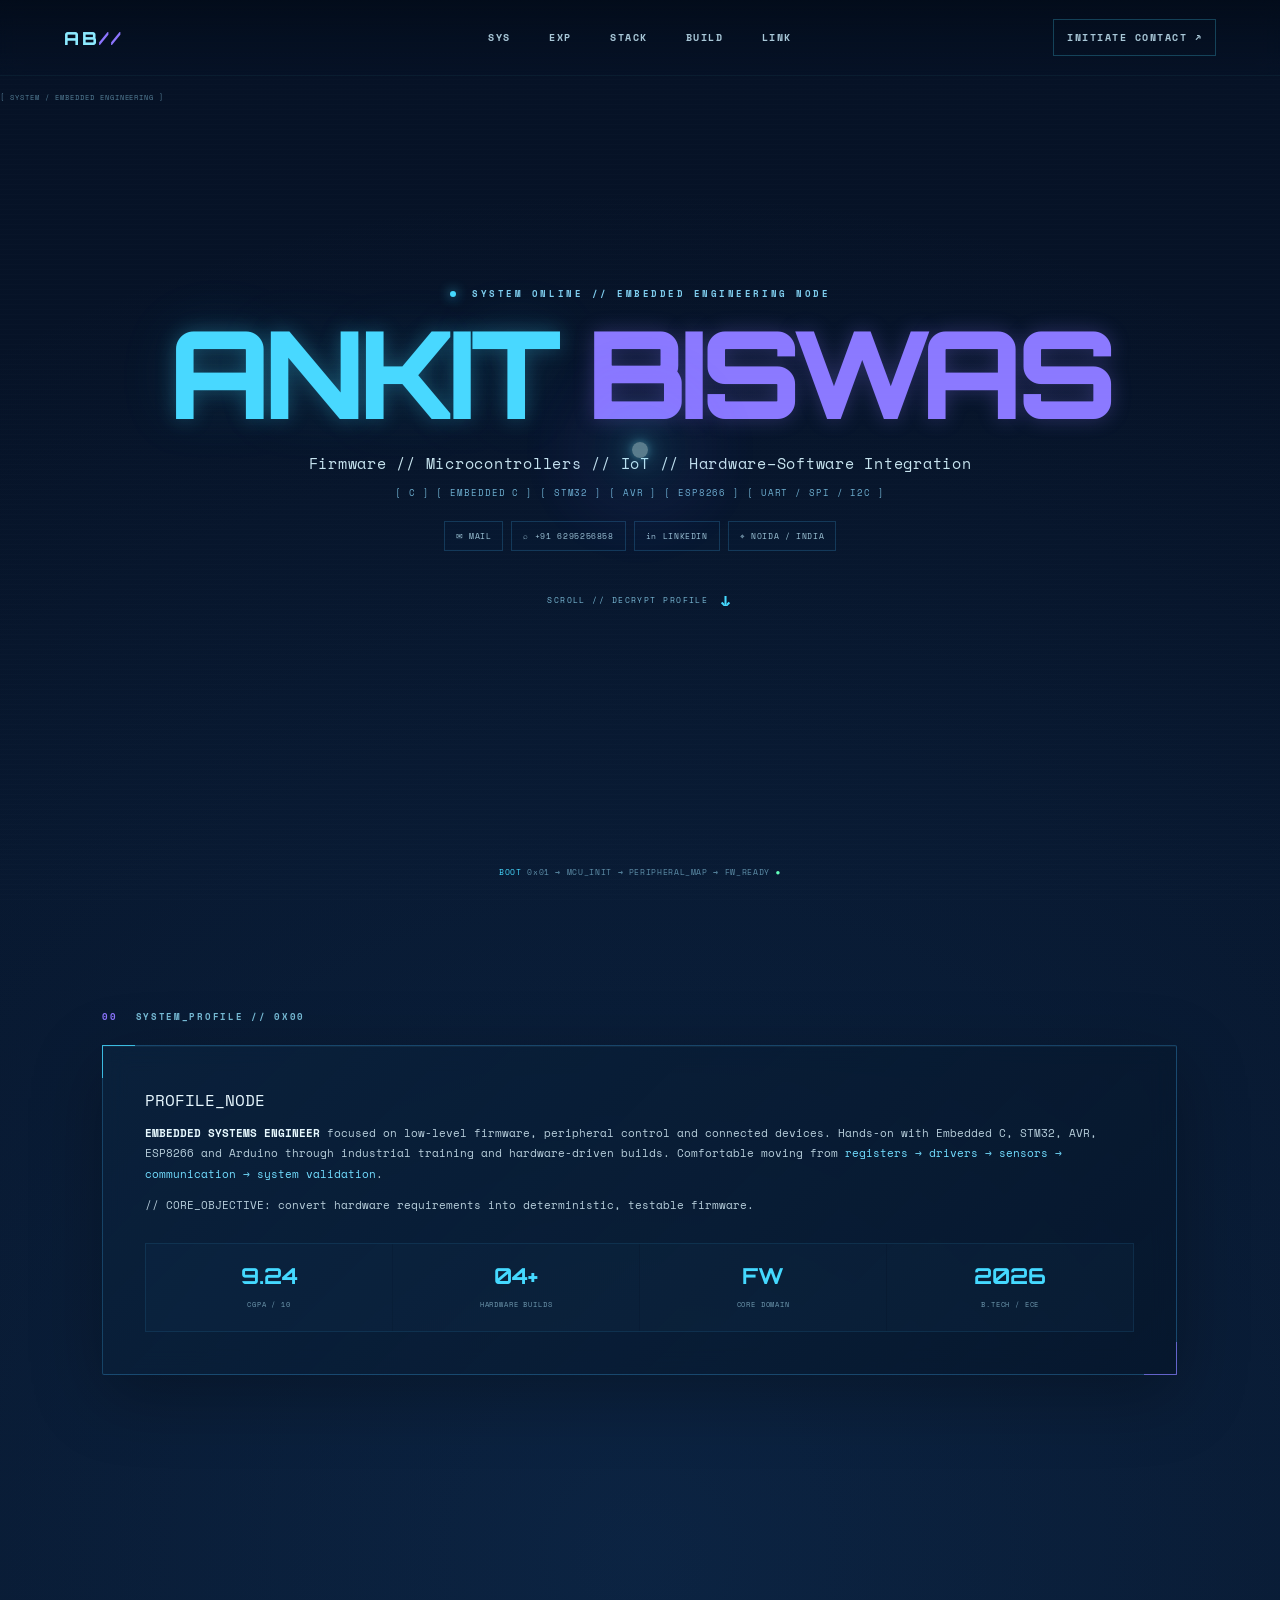
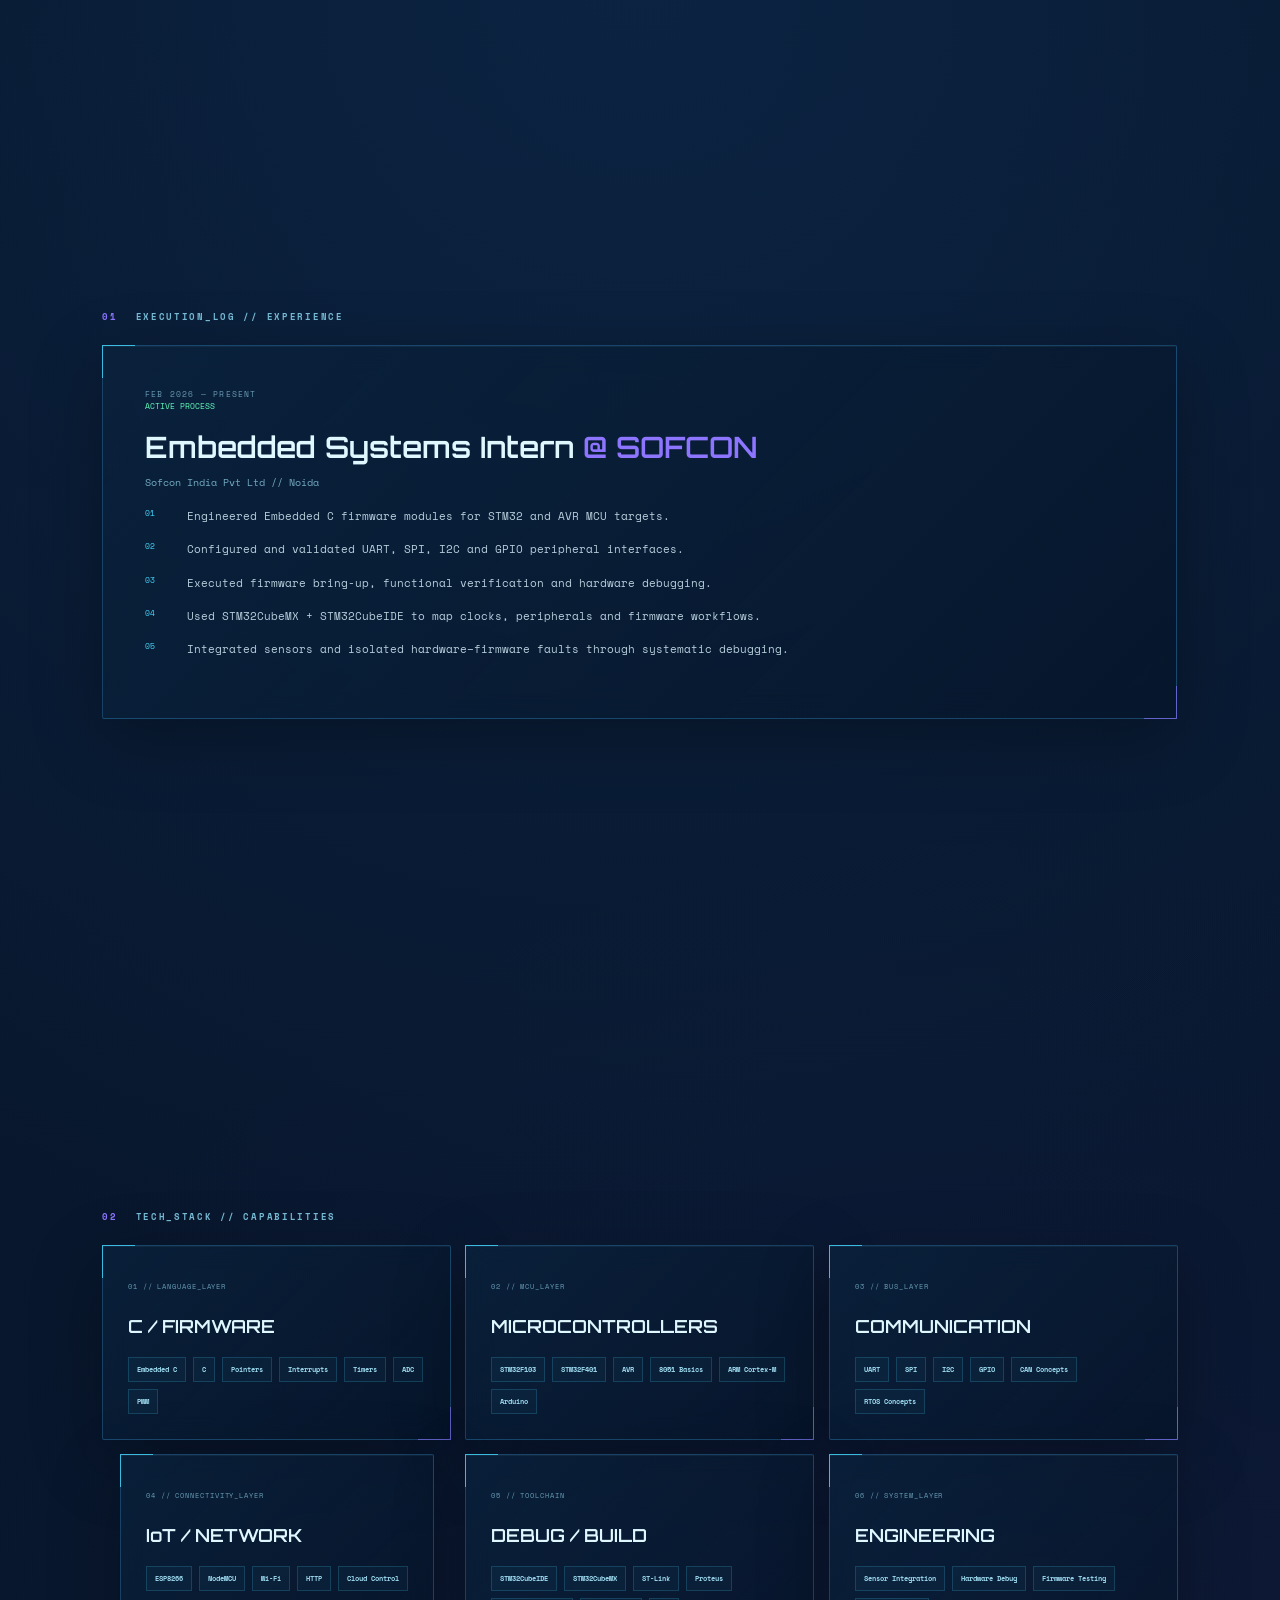
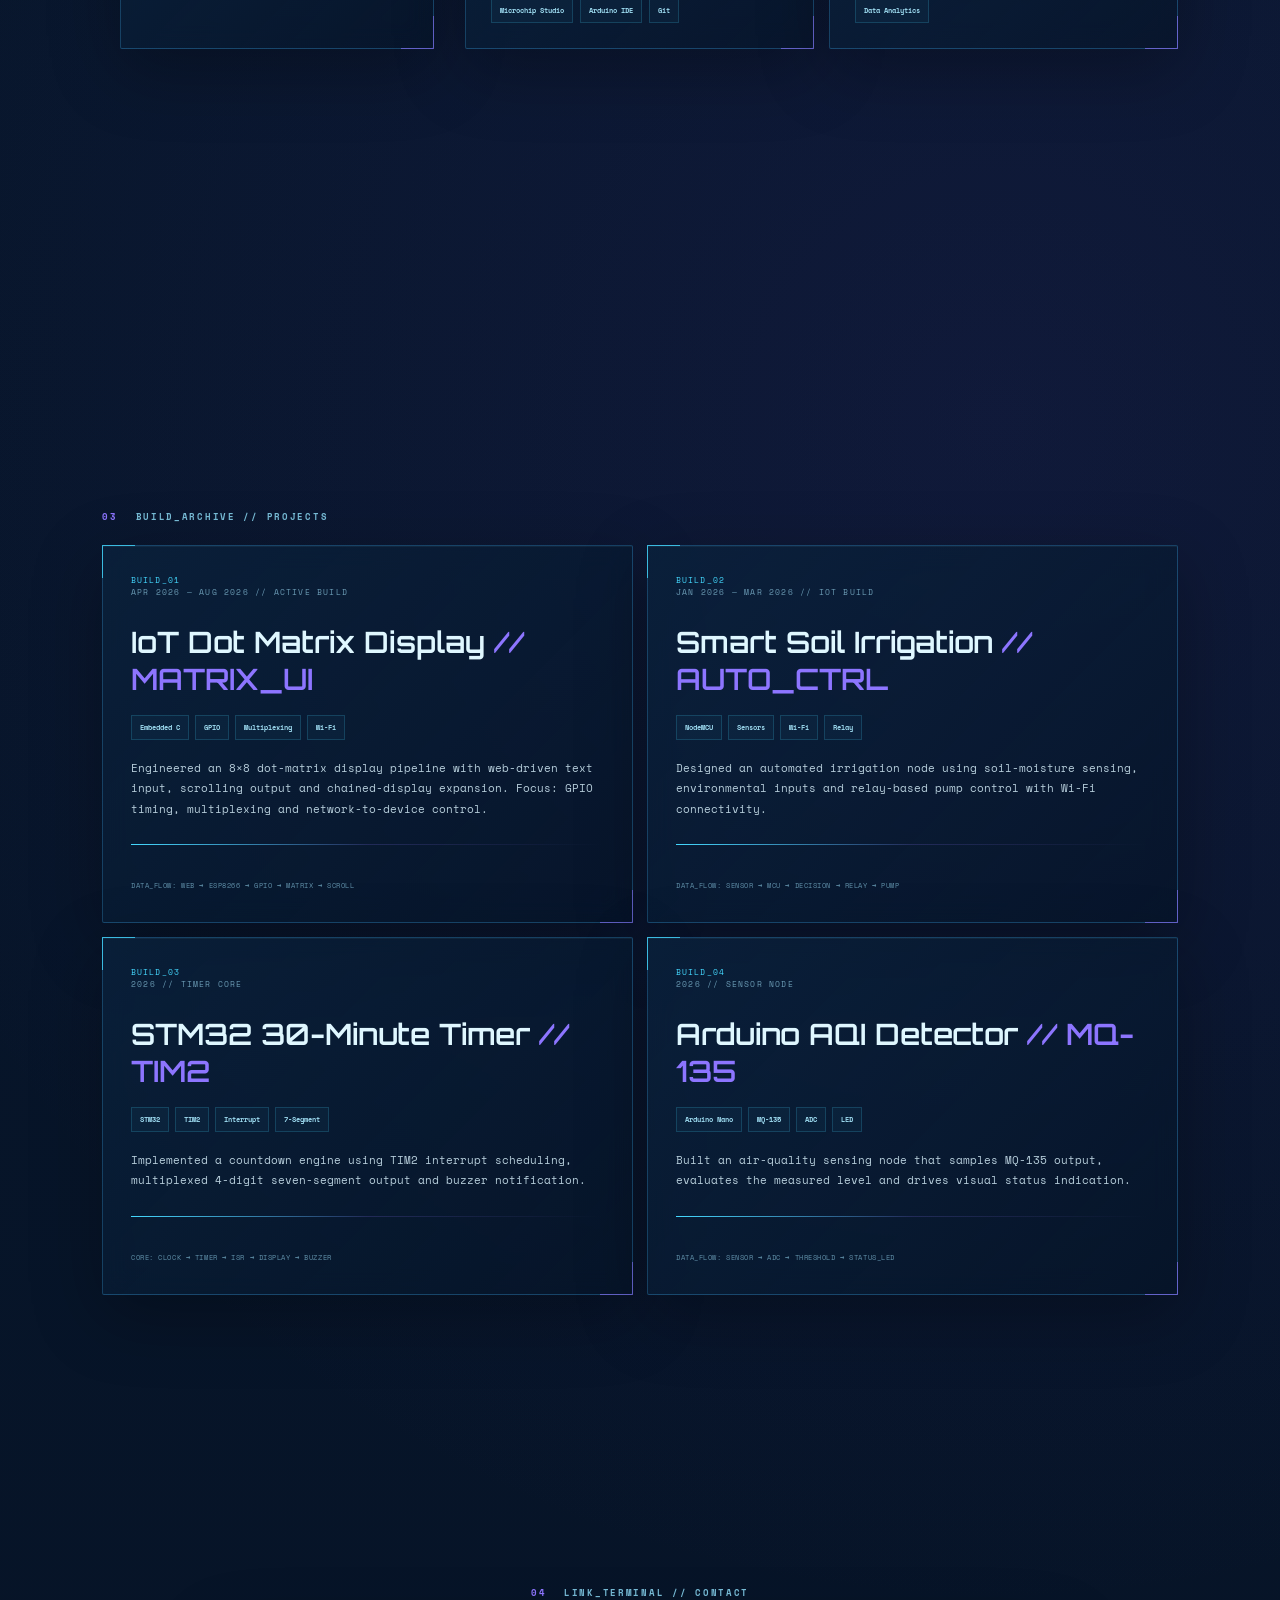
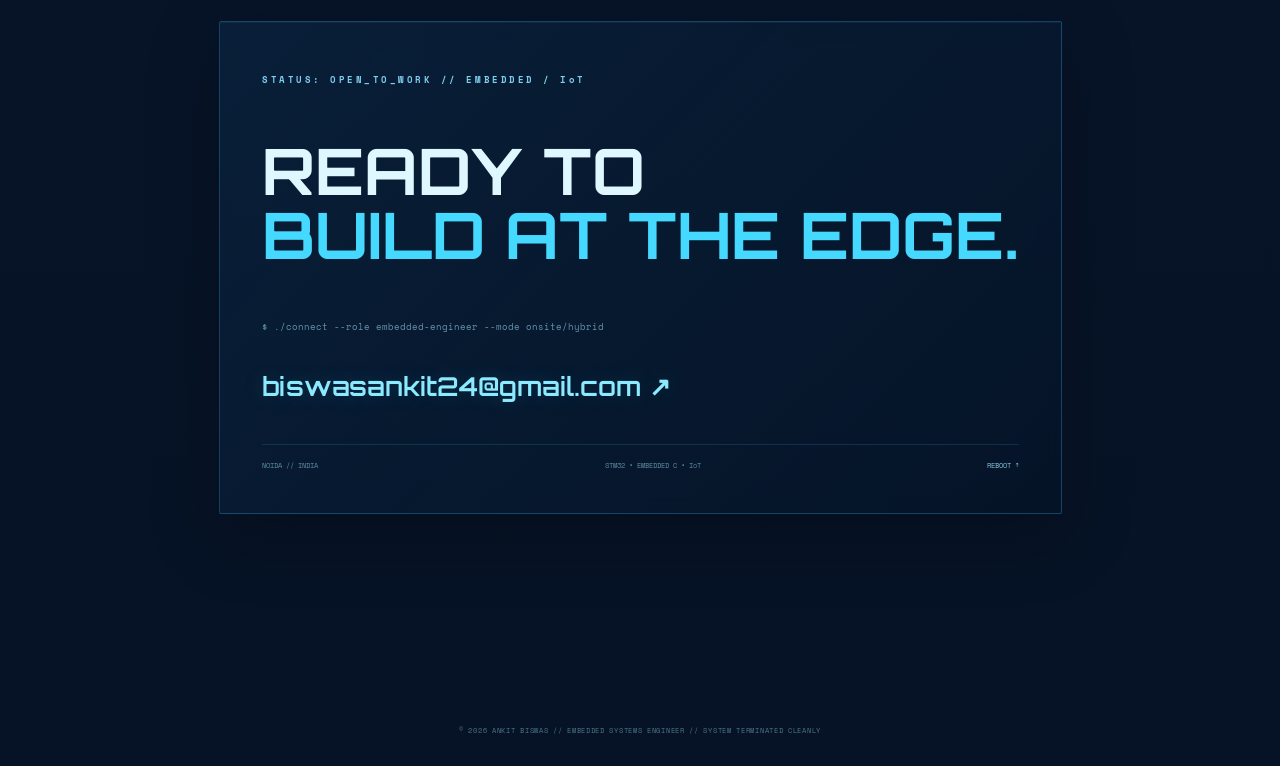
<file: index.html>
<!DOCTYPE html>
<html lang="en">
<head>
  <meta charset="UTF-8" />
  <meta name="viewport" content="width=device-width, initial-scale=1.0" />
  <meta name="description" content="Ankit Biswas — Embedded Systems Engineer portfolio, firmware, microcontrollers and IoT projects." />
  <title>Ankit Biswas | Embedded Systems Engineer</title>
  <link rel="preconnect" href="https://fonts.googleapis.com">
  <link rel="preconnect" href="https://fonts.gstatic.com" crossorigin>
  <link href="https://fonts.googleapis.com/css2?family=Orbitron:wght@400;500;600;700;800;900&family=Space+Mono:wght@400;700&display=swap" rel="stylesheet">
  <link rel="stylesheet" href="style.css" />
</head>
<body>
  <canvas id="scene3d" aria-hidden="true"></canvas>
<div id="cursorGlow" aria-hidden="true"></div>
    <canvas id="scrollCore" aria-hidden="true"></canvas>
    <canvas id="energyField" aria-hidden="true"></canvas>
    <canvas id="dynamicField" aria-hidden="true"></canvas>
    <div id="interactive3d" aria-hidden="true">
  <div class="radar-system">
    <div class="radar-ring rr1"></div>
    <div class="radar-ring rr2"></div>
    <div class="radar-ring rr3"></div>
    <div class="radar-axis ax1"></div>
    <div class="radar-axis ax2"></div>
    <div class="radar-core"><span></span></div>
    <div class="radar-orbit ro1"><i></i></div>
    <div class="radar-orbit ro2"><i></i></div>
  </div>
  <div class="bg-label bg-label-a">SYS.01 // ACTIVE</div>
  <div class="bg-label bg-label-b">NOIDA // 28.53°N</div>
</div>
<div class="grid-overlay"></div>
  
  <div class="scanlines"></div>
  <div class="progress"><span id="progressBar"></span></div>

  <header class="nav">
    <a class="brand" href="#home">AB<span>//</span></a>
    <nav>
      <a href="#about">SYS</a><a href="#experience">EXP</a><a href="#skills">STACK</a><a href="#projects">BUILD</a><a href="#contact">LINK</a>
    </nav>
    <a class="nav-cta" href="mailto:biswasankit24@gmail.com">INITIATE CONTACT ↗</a>
  </header>

  <main>
    <section id="home" class="hero section">
      
      <div class="hero-content reveal">
        <div class="eyebrow"><span class="pulse"></span> SYSTEM ONLINE // EMBEDDED ENGINEERING NODE</div>
        <h1>ANKIT <em>BISWAS</em></h1>
        <p class="hero-sub">Firmware // Microcontrollers // IoT // Hardware–Software Integration</p>
        <p class="hero-code">[ C ] [ EMBEDDED C ] [ STM32 ] [ AVR ] [ ESP8266 ] [ UART / SPI / I2C ]</p>
        <div class="contact-pills"><a href="mailto:biswasankit24@gmail.com">✉ MAIL</a><a href="tel:+916295256858">⌕ +91 6295256858</a><a href="#contact">in LINKEDIN</a><span>⌖ NOIDA / INDIA</span></div>
        <a class="scroll-cue" href="#about"><span>SCROLL // DECRYPT PROFILE</span><b>↓</b></a>
      </div>
      <div class="hero-terminal"><span>BOOT</span> 0x01 → MCU_INIT → PERIPHERAL_MAP → FW_READY <i>●</i></div><div class="hero-status">[ SYSTEM / EMBEDDED ENGINEERING ]</div>
    </section>

    <section id="about" class="section content-section">
      <div class="section-label"><span>00</span> SYSTEM_PROFILE // 0x00</div>
      <div class="glass profile-card depth-card reveal fold-card">
        <div class="card-corner">PROFILE_NODE</div>
        <p><strong>EMBEDDED SYSTEMS ENGINEER</strong> focused on low-level firmware, peripheral control and connected devices. Hands-on with Embedded C, STM32, AVR, ESP8266 and Arduino through industrial training and hardware-driven builds. Comfortable moving from <span class="accent">registers → drivers → sensors → communication → system validation</span>.</p>
        <p class="terminal-copy">// CORE_OBJECTIVE: convert hardware requirements into deterministic, testable firmware.</p>
        <div class="stats"><div><strong>9.24</strong><small>CGPA / 10</small></div><div><strong>04+</strong><small>HARDWARE BUILDS</small></div><div><strong>FW</strong><small>CORE DOMAIN</small></div><div><strong>2026</strong><small>B.TECH / ECE</small></div></div>
      </div>
    </section>

    <section id="experience" class="section content-section">
      <div class="section-label"><span>01</span> EXECUTION_LOG // EXPERIENCE</div>
      <article class="glass timeline-card depth-card reveal fold-card">
        <div class="date">FEB 2026 — PRESENT</div><div class="status"><span></span> ACTIVE PROCESS</div>
        <h2>Embedded Systems Intern <em>@ SOFCON</em></h2><h3>Sofcon India Pvt Ltd // Noida</h3>
        <ul>
          <li><span>01</span> Engineered Embedded C firmware modules for STM32 and AVR MCU targets.</li>
          <li><span>02</span> Configured and validated UART, SPI, I2C and GPIO peripheral interfaces.</li>
          <li><span>03</span> Executed firmware bring-up, functional verification and hardware debugging.</li>
          <li><span>04</span> Used STM32CubeMX + STM32CubeIDE to map clocks, peripherals and firmware workflows.</li>
          <li><span>05</span> Integrated sensors and isolated hardware–firmware faults through systematic debugging.</li>
        </ul>
      </article>
    </section>

    <section id="skills" class="section content-section">
      <div class="section-label"><span>02</span> TECH_STACK // CAPABILITIES</div>
      <div class="skills-grid">
        <div class="glass skill-card depth-card reveal fold-card"><span>01 // LANGUAGE_LAYER</span><h3>C / FIRMWARE</h3><div><b>Embedded C</b><b>C</b><b>Pointers</b><b>Interrupts</b><b>Timers</b><b>ADC</b><b>PWM</b></div></div>
        <div class="glass skill-card depth-card reveal fold-card"><span>02 // MCU_LAYER</span><h3>MICROCONTROLLERS</h3><div><b>STM32F103</b><b>STM32F401</b><b>AVR</b><b>8051 Basics</b><b>ARM Cortex-M</b><b>Arduino</b></div></div>
        <div class="glass skill-card depth-card reveal fold-card"><span>03 // BUS_LAYER</span><h3>COMMUNICATION</h3><div><b>UART</b><b>SPI</b><b>I2C</b><b>GPIO</b><b>CAN Concepts</b><b>RTOS Concepts</b></div></div>
        <div class="glass skill-card depth-card reveal fold-card"><span>04 // CONNECTIVITY_LAYER</span><h3>IoT / NETWORK</h3><div><b>ESP8266</b><b>NodeMCU</b><b>Wi-Fi</b><b>HTTP</b><b>Cloud Control</b></div></div>
        <div class="glass skill-card depth-card reveal fold-card"><span>05 // TOOLCHAIN</span><h3>DEBUG / BUILD</h3><div><b>STM32CubeIDE</b><b>STM32CubeMX</b><b>ST-Link</b><b>Proteus</b><b>Microchip Studio</b><b>Arduino IDE</b><b>Git</b></div></div>
        <div class="glass skill-card depth-card reveal fold-card"><span>06 // SYSTEM_LAYER</span><h3>ENGINEERING</h3><div><b>Sensor Integration</b><b>Hardware Debug</b><b>Firmware Testing</b><b>Data Analytics</b></div></div>
      </div>
    </section>

    <section id="projects" class="section content-section projects-section">
      <div class="section-label"><span>03</span> BUILD_ARCHIVE // PROJECTS</div>
      <div class="project-grid">
        <article class="glass project-card depth-card reveal fold-card"><div class="project-index">BUILD_01</div><div class="project-meta">APR 2026 — AUG 2026 // ACTIVE BUILD</div><h2>IoT Dot Matrix Display <em>// MATRIX_UI</em></h2><div class="tags"><b>Embedded C</b><b>GPIO</b><b>Multiplexing</b><b>Wi-Fi</b></div><p>Engineered an 8×8 dot-matrix display pipeline with web-driven text input, scrolling output and chained-display expansion. Focus: GPIO timing, multiplexing and network-to-device control.</p><div class="project-line"></div><small>DATA_FLOW: WEB → ESP8266 → GPIO → MATRIX → SCROLL</small></article>
        <article class="glass project-card depth-card reveal fold-card"><div class="project-index">BUILD_02</div><div class="project-meta">JAN 2026 — MAR 2026 // IOT BUILD</div><h2>Smart Soil Irrigation <em>// AUTO_CTRL</em></h2><div class="tags"><b>NodeMCU</b><b>Sensors</b><b>Wi-Fi</b><b>Relay</b></div><p>Designed an automated irrigation node using soil-moisture sensing, environmental inputs and relay-based pump control with Wi-Fi connectivity.</p><div class="project-line"></div><small>DATA_FLOW: SENSOR → MCU → DECISION → RELAY → PUMP</small></article>
        <article class="glass project-card depth-card reveal fold-card"><div class="project-index">BUILD_03</div><div class="project-meta">2026 // TIMER CORE</div><h2>STM32 30-Minute Timer <em>// TIM2</em></h2><div class="tags"><b>STM32</b><b>TIM2</b><b>Interrupt</b><b>7-Segment</b></div><p>Implemented a countdown engine using TIM2 interrupt scheduling, multiplexed 4-digit seven-segment output and buzzer notification.</p><div class="project-line"></div><small>CORE: CLOCK → TIMER → ISR → DISPLAY → BUZZER</small></article>
        <article class="glass project-card depth-card reveal fold-card"><div class="project-index">BUILD_04</div><div class="project-meta">2026 // SENSOR NODE</div><h2>Arduino AQI Detector <em>// MQ-135</em></h2><div class="tags"><b>Arduino Nano</b><b>MQ-135</b><b>ADC</b><b>LED</b></div><p>Built an air-quality sensing node that samples MQ-135 output, evaluates the measured level and drives visual status indication.</p><div class="project-line"></div><small>DATA_FLOW: SENSOR → ADC → THRESHOLD → STATUS_LED</small></article>
      </div>
    </section>

    <section id="contact" class="section contact-section">
      <div class="contact-orbit"></div><div class="section-label"><span>04</span> LINK_TERMINAL // CONTACT</div>
      <div class="glass contact-card depth-card reveal fold-card"><div><p class="eyebrow">STATUS: OPEN_TO_WORK // EMBEDDED / IoT</p><h2>READY TO<br><em>BUILD AT THE EDGE.</em></h2><p class="contact-command">$ ./connect --role embedded-engineer --mode onsite/hybrid</p></div><a class="big-mail" href="mailto:biswasankit24@gmail.com">biswasankit24@gmail.com ↗</a><div class="contact-bottom"><span>NOIDA // INDIA</span><span>STM32 • EMBEDDED C • IoT</span><a href="#home">REBOOT ↑</a></div></div>
    </section>
  </main>
  <footer>© 2026 ANKIT BISWAS // EMBEDDED SYSTEMS ENGINEER // SYSTEM TERMINATED CLEANLY</footer>
  <script src="script.js"></script>
</body>
</html>
</file>
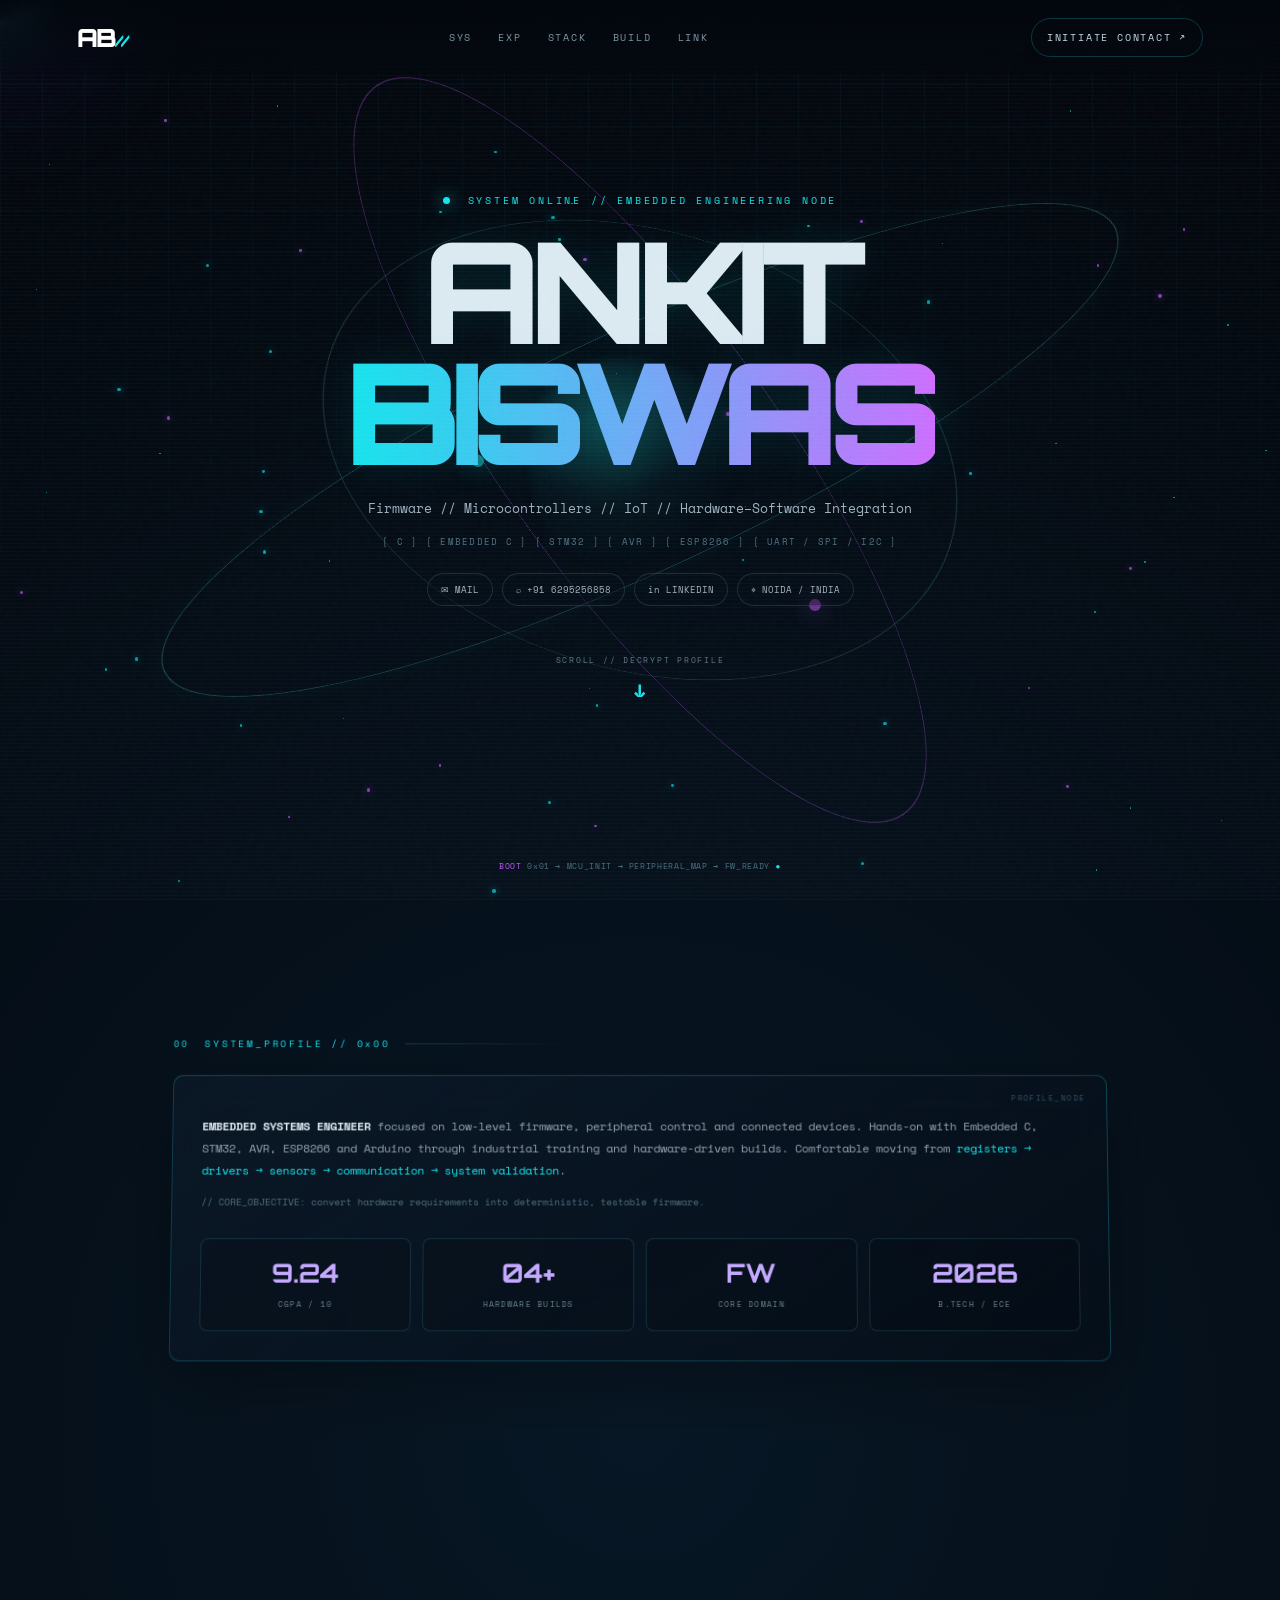
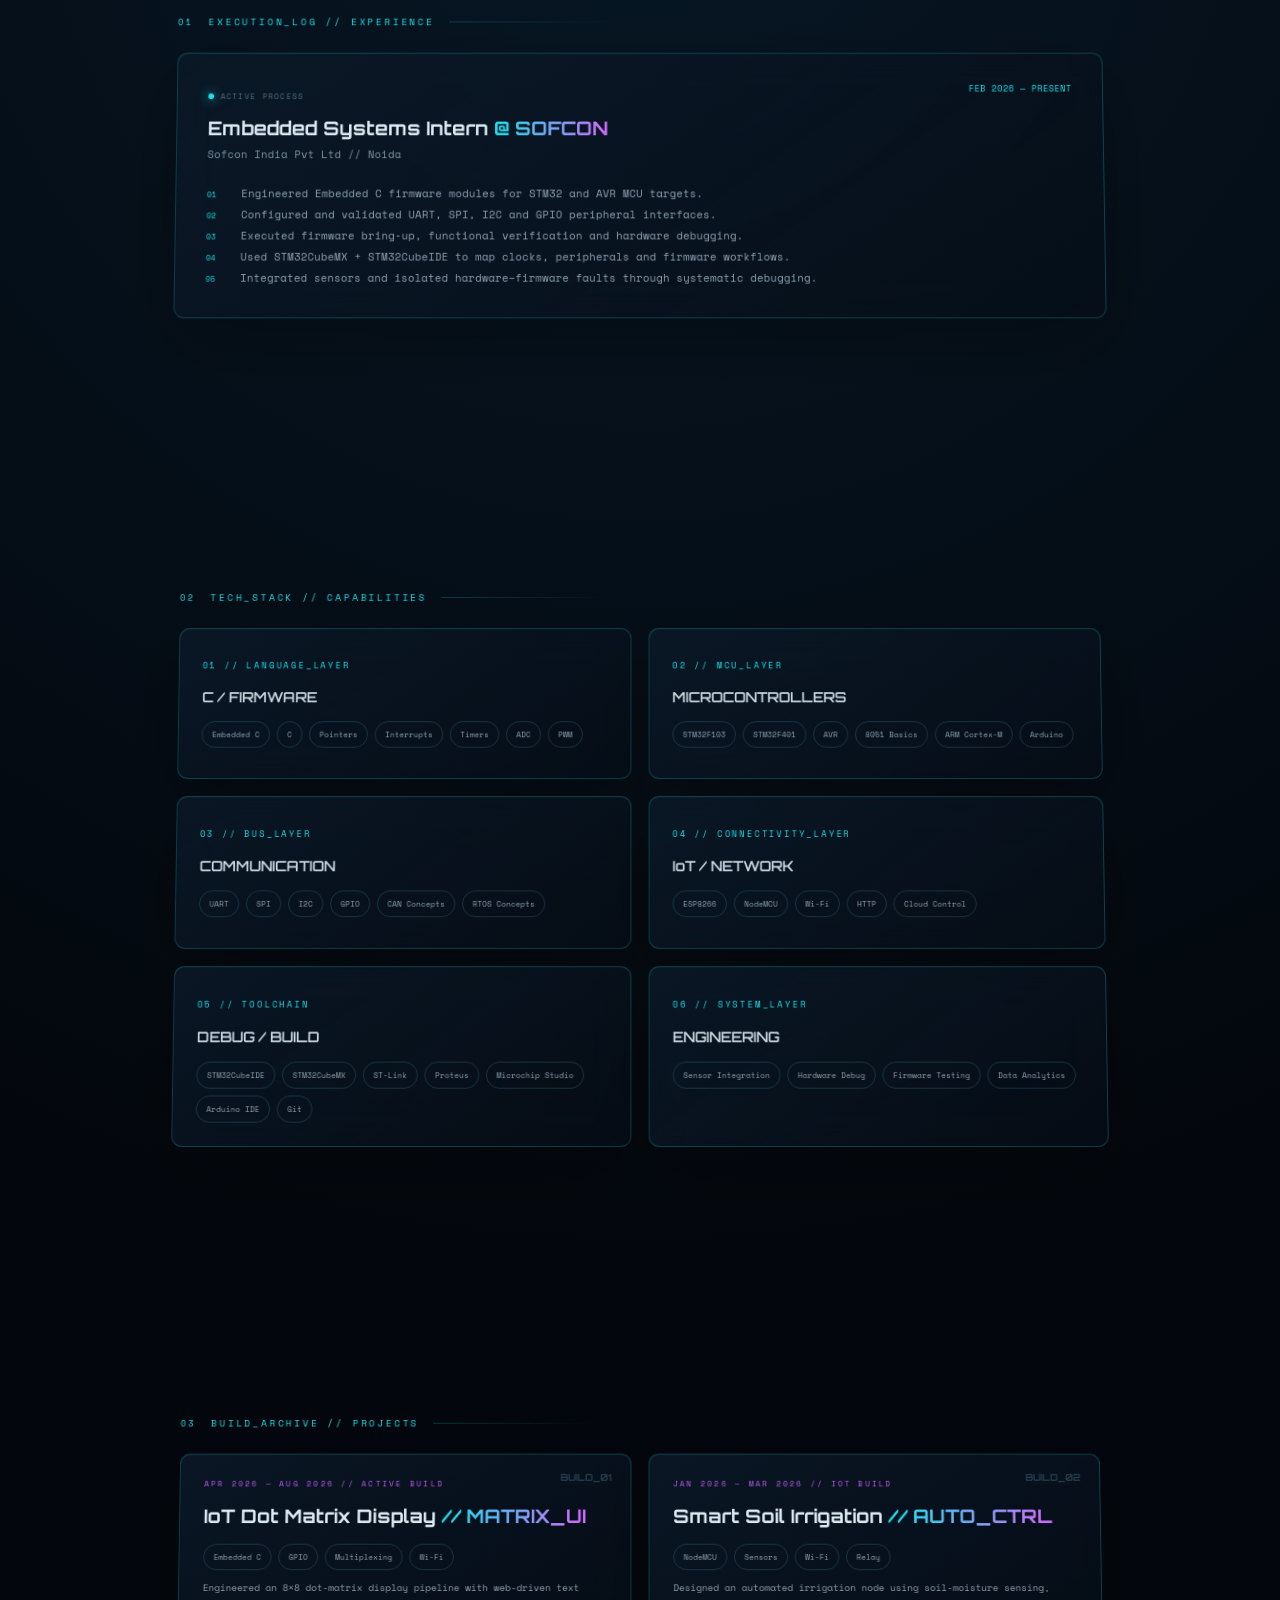
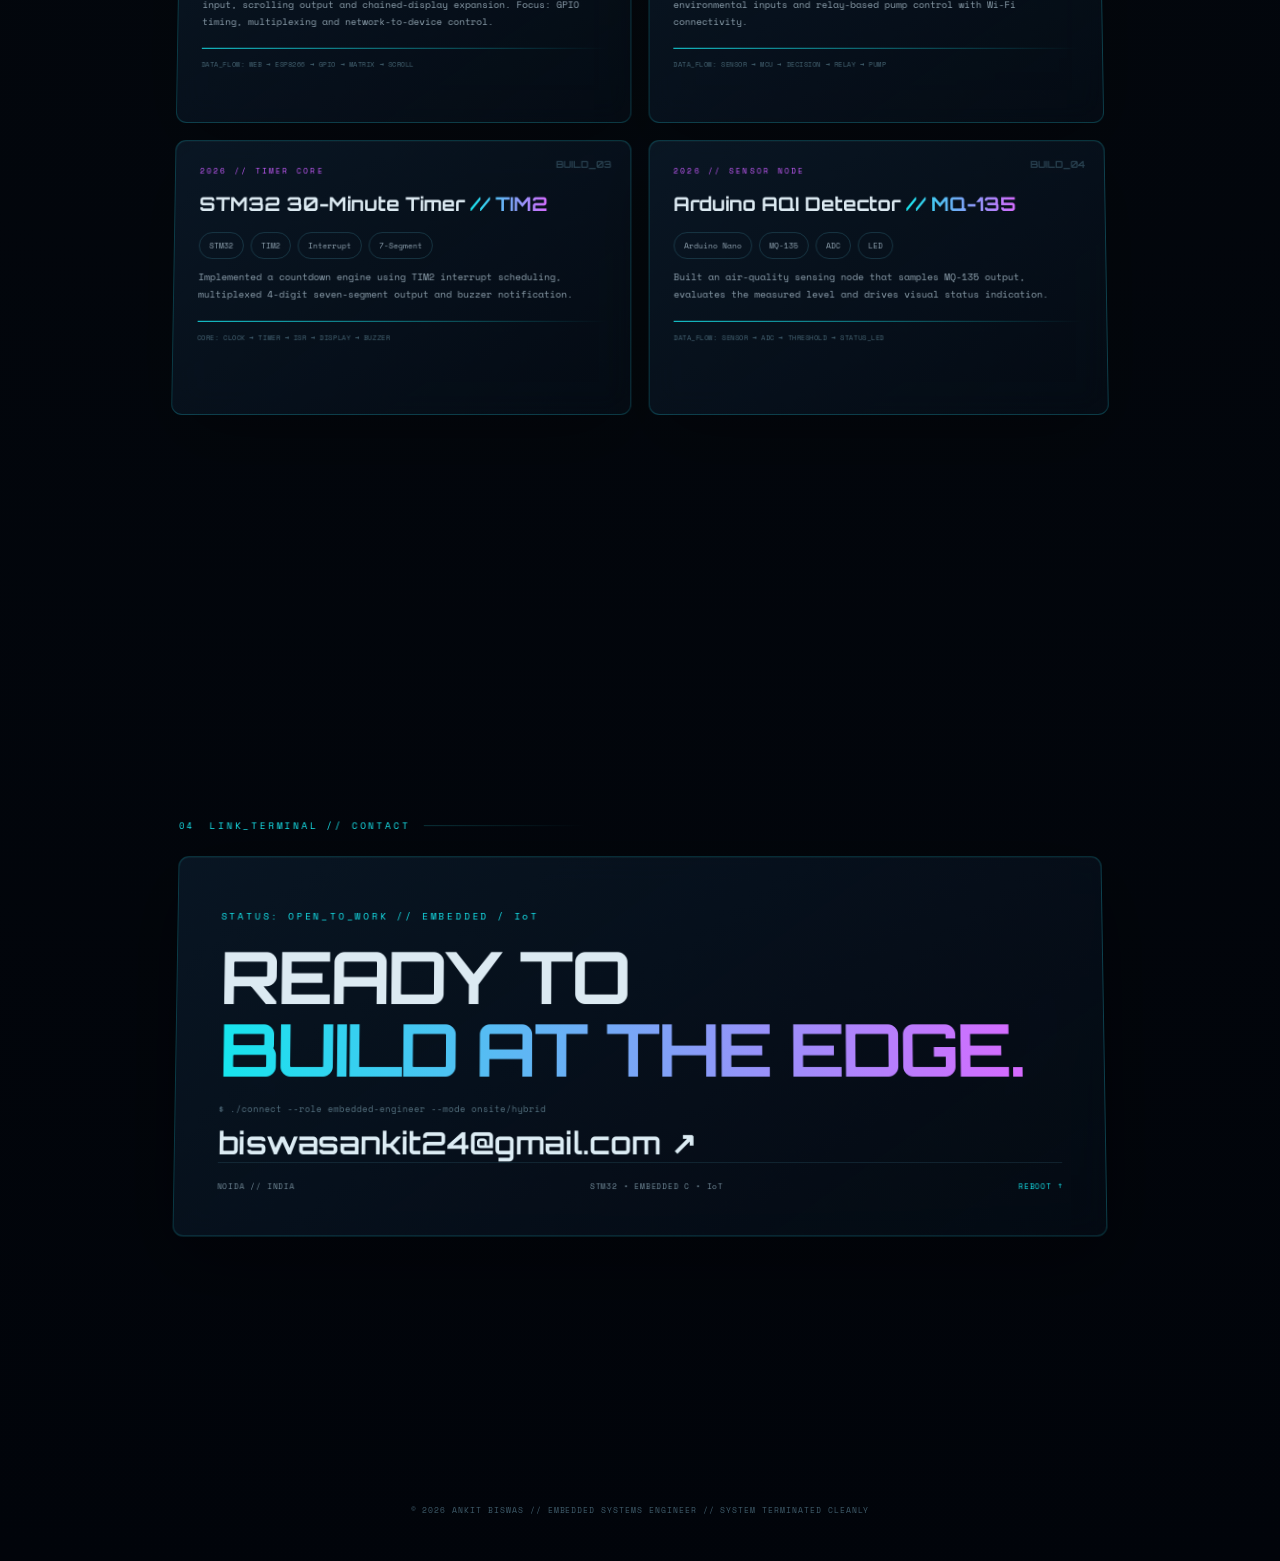
<file: ankit-resume-site/index.html>
<!DOCTYPE html>
<html lang="en">
<head>
  <meta charset="UTF-8" />
  <meta name="viewport" content="width=device-width, initial-scale=1.0" />
  <meta name="description" content="Ankit Biswas — Embedded Systems Engineer portfolio, firmware, microcontrollers and IoT projects." />
  <title>Ankit Biswas | Embedded Systems Engineer</title>
  <link rel="preconnect" href="https://fonts.googleapis.com">
  <link rel="preconnect" href="https://fonts.gstatic.com" crossorigin>
  <link href="https://fonts.googleapis.com/css2?family=Orbitron:wght@400;500;600;700;800;900&family=Space+Mono:wght@400;700&display=swap" rel="stylesheet">
  <link rel="stylesheet" href="style.css" />
</head>
<body>
  <div class="cursor-glow"></div>
  <div class="blackhole" aria-hidden="true"><div class="bh-ring bh-ring-1"></div><div class="bh-ring bh-ring-2"></div><div class="bh-core"></div><div class="bh-lens"></div></div>
  <div class="noise"></div>
  <div class="scanlines"></div>
  <div class="progress"><span id="progressBar"></span></div>

  <header class="nav">
    <a class="brand" href="#home">AB<span>//</span></a>
    <nav>
      <a href="#about">SYS</a><a href="#experience">EXP</a><a href="#skills">STACK</a><a href="#projects">BUILD</a><a href="#contact">LINK</a>
    </nav>
    <a class="nav-cta" href="mailto:biswasankit24@gmail.com">INITIATE CONTACT ↗</a>
  </header>

  <main>
    <section id="home" class="hero section">
      <div class="hero-orbit orbit-a"></div><div class="hero-orbit orbit-b"></div><div class="hero-orbit orbit-c"></div>
      <div class="data-particles"></div>
      <div class="atom"><div class="atom-core"></div><span class="atom-dot d1"></span><span class="atom-dot d2"></span><span class="atom-dot d3"></span></div>
      <div class="hero-content reveal">
        <div class="eyebrow"><span class="pulse"></span> SYSTEM ONLINE // EMBEDDED ENGINEERING NODE</div>
        <h1>ANKIT <em>BISWAS</em></h1>
        <p class="hero-sub">Firmware // Microcontrollers // IoT // Hardware–Software Integration</p>
        <p class="hero-code">[ C ] [ EMBEDDED C ] [ STM32 ] [ AVR ] [ ESP8266 ] [ UART / SPI / I2C ]</p>
        <div class="contact-pills"><a href="mailto:biswasankit24@gmail.com">✉ MAIL</a><a href="tel:+916295256858">⌕ +91 6295256858</a><a href="#contact">in LINKEDIN</a><span>⌖ NOIDA / INDIA</span></div>
        <a class="scroll-cue" href="#about"><span>SCROLL // DECRYPT PROFILE</span><b>↓</b></a>
      </div>
      <div class="hero-terminal"><span>BOOT</span> 0x01 → MCU_INIT → PERIPHERAL_MAP → FW_READY <i>●</i></div>
    </section>

    <section id="about" class="section content-section">
      <div class="section-label"><span>00</span> SYSTEM_PROFILE // 0x00</div>
      <div class="glass profile-card depth-card reveal">
        <div class="card-corner">PROFILE_NODE</div>
        <p><strong>EMBEDDED SYSTEMS ENGINEER</strong> focused on low-level firmware, peripheral control and connected devices. Hands-on with Embedded C, STM32, AVR, ESP8266 and Arduino through industrial training and hardware-driven builds. Comfortable moving from <span class="accent">registers → drivers → sensors → communication → system validation</span>.</p>
        <p class="terminal-copy">// CORE_OBJECTIVE: convert hardware requirements into deterministic, testable firmware.</p>
        <div class="stats"><div><strong>9.24</strong><small>CGPA / 10</small></div><div><strong>04+</strong><small>HARDWARE BUILDS</small></div><div><strong>FW</strong><small>CORE DOMAIN</small></div><div><strong>2026</strong><small>B.TECH / ECE</small></div></div>
      </div>
    </section>

    <section id="experience" class="section content-section">
      <div class="section-label"><span>01</span> EXECUTION_LOG // EXPERIENCE</div>
      <article class="glass timeline-card depth-card reveal">
        <div class="date">FEB 2026 — PRESENT</div><div class="status"><span></span> ACTIVE PROCESS</div>
        <h2>Embedded Systems Intern <em>@ SOFCON</em></h2><h3>Sofcon India Pvt Ltd // Noida</h3>
        <ul>
          <li><span>01</span> Engineered Embedded C firmware modules for STM32 and AVR MCU targets.</li>
          <li><span>02</span> Configured and validated UART, SPI, I2C and GPIO peripheral interfaces.</li>
          <li><span>03</span> Executed firmware bring-up, functional verification and hardware debugging.</li>
          <li><span>04</span> Used STM32CubeMX + STM32CubeIDE to map clocks, peripherals and firmware workflows.</li>
          <li><span>05</span> Integrated sensors and isolated hardware–firmware faults through systematic debugging.</li>
        </ul>
      </article>
    </section>

    <section id="skills" class="section content-section">
      <div class="section-label"><span>02</span> TECH_STACK // CAPABILITIES</div>
      <div class="skills-grid">
        <div class="glass skill-card depth-card reveal"><span>01 // LANGUAGE_LAYER</span><h3>C / FIRMWARE</h3><div><b>Embedded C</b><b>C</b><b>Pointers</b><b>Interrupts</b><b>Timers</b><b>ADC</b><b>PWM</b></div></div>
        <div class="glass skill-card depth-card reveal"><span>02 // MCU_LAYER</span><h3>MICROCONTROLLERS</h3><div><b>STM32F103</b><b>STM32F401</b><b>AVR</b><b>8051 Basics</b><b>ARM Cortex-M</b><b>Arduino</b></div></div>
        <div class="glass skill-card depth-card reveal"><span>03 // BUS_LAYER</span><h3>COMMUNICATION</h3><div><b>UART</b><b>SPI</b><b>I2C</b><b>GPIO</b><b>CAN Concepts</b><b>RTOS Concepts</b></div></div>
        <div class="glass skill-card depth-card reveal"><span>04 // CONNECTIVITY_LAYER</span><h3>IoT / NETWORK</h3><div><b>ESP8266</b><b>NodeMCU</b><b>Wi-Fi</b><b>HTTP</b><b>Cloud Control</b></div></div>
        <div class="glass skill-card depth-card reveal"><span>05 // TOOLCHAIN</span><h3>DEBUG / BUILD</h3><div><b>STM32CubeIDE</b><b>STM32CubeMX</b><b>ST-Link</b><b>Proteus</b><b>Microchip Studio</b><b>Arduino IDE</b><b>Git</b></div></div>
        <div class="glass skill-card depth-card reveal"><span>06 // SYSTEM_LAYER</span><h3>ENGINEERING</h3><div><b>Sensor Integration</b><b>Hardware Debug</b><b>Firmware Testing</b><b>Data Analytics</b></div></div>
      </div>
    </section>

    <section id="projects" class="section content-section projects-section">
      <div class="section-label"><span>03</span> BUILD_ARCHIVE // PROJECTS</div>
      <div class="project-grid">
        <article class="glass project-card depth-card reveal"><div class="project-index">BUILD_01</div><div class="project-meta">APR 2026 — AUG 2026 // ACTIVE BUILD</div><h2>IoT Dot Matrix Display <em>// MATRIX_UI</em></h2><div class="tags"><b>Embedded C</b><b>GPIO</b><b>Multiplexing</b><b>Wi-Fi</b></div><p>Engineered an 8×8 dot-matrix display pipeline with web-driven text input, scrolling output and chained-display expansion. Focus: GPIO timing, multiplexing and network-to-device control.</p><div class="project-line"></div><small>DATA_FLOW: WEB → ESP8266 → GPIO → MATRIX → SCROLL</small></article>
        <article class="glass project-card depth-card reveal"><div class="project-index">BUILD_02</div><div class="project-meta">JAN 2026 — MAR 2026 // IOT BUILD</div><h2>Smart Soil Irrigation <em>// AUTO_CTRL</em></h2><div class="tags"><b>NodeMCU</b><b>Sensors</b><b>Wi-Fi</b><b>Relay</b></div><p>Designed an automated irrigation node using soil-moisture sensing, environmental inputs and relay-based pump control with Wi-Fi connectivity.</p><div class="project-line"></div><small>DATA_FLOW: SENSOR → MCU → DECISION → RELAY → PUMP</small></article>
        <article class="glass project-card depth-card reveal"><div class="project-index">BUILD_03</div><div class="project-meta">2026 // TIMER CORE</div><h2>STM32 30-Minute Timer <em>// TIM2</em></h2><div class="tags"><b>STM32</b><b>TIM2</b><b>Interrupt</b><b>7-Segment</b></div><p>Implemented a countdown engine using TIM2 interrupt scheduling, multiplexed 4-digit seven-segment output and buzzer notification.</p><div class="project-line"></div><small>CORE: CLOCK → TIMER → ISR → DISPLAY → BUZZER</small></article>
        <article class="glass project-card depth-card reveal"><div class="project-index">BUILD_04</div><div class="project-meta">2026 // SENSOR NODE</div><h2>Arduino AQI Detector <em>// MQ-135</em></h2><div class="tags"><b>Arduino Nano</b><b>MQ-135</b><b>ADC</b><b>LED</b></div><p>Built an air-quality sensing node that samples MQ-135 output, evaluates the measured level and drives visual status indication.</p><div class="project-line"></div><small>DATA_FLOW: SENSOR → ADC → THRESHOLD → STATUS_LED</small></article>
      </div>
    </section>

    <section id="contact" class="section contact-section">
      <div class="contact-orbit"></div><div class="section-label"><span>04</span> LINK_TERMINAL // CONTACT</div>
      <div class="glass contact-card depth-card reveal"><div><p class="eyebrow">STATUS: OPEN_TO_WORK // EMBEDDED / IoT</p><h2>READY TO<br><em>BUILD AT THE EDGE.</em></h2><p class="contact-command">$ ./connect --role embedded-engineer --mode onsite/hybrid</p></div><a class="big-mail" href="mailto:biswasankit24@gmail.com">biswasankit24@gmail.com ↗</a><div class="contact-bottom"><span>NOIDA // INDIA</span><span>STM32 • EMBEDDED C • IoT</span><a href="#home">REBOOT ↑</a></div></div>
    </section>
  </main>
  <footer>© 2026 ANKIT BISWAS // EMBEDDED SYSTEMS ENGINEER // SYSTEM TERMINATED CLEANLY</footer>
  <script src="script.js"></script>
</body>
</html>
</file>
<file: style.css>
@import url('https://fonts.googleapis.com/css2?family=Orbitron:wght@400;500;600;700;800;900&family=Space+Mono:wght@400;700&display=swap');

:root{
  --bg:#071325;
  --bg2:#0a1b34;
  --panel:rgba(7,24,48,.68);
  --line:rgba(55,184,255,.38);
  --line2:rgba(133,96,255,.32);
  --cyan:#45d9ff;
  --cyan2:#8ceaff;
  --violet:#8d75ff;
  --text:#e8f8ff;
  --muted:#9eb7ca;
  --mono:"Space Mono",monospace;
  --display:"Orbitron",sans-serif;
  --ease:cubic-bezier(.22,.61,.36,1);
  --smooth:cubic-bezier(.16,1,.3,1);
}

*{box-sizing:border-box}
html{scroll-behavior:smooth;background:var(--bg)}
body{
  margin:0;
  color:var(--text);
  background:
    radial-gradient(circle at 50% 28%,rgba(32,103,177,.18),transparent 34%),
    radial-gradient(circle at 78% 65%,rgba(92,59,190,.10),transparent 32%),
    linear-gradient(180deg,#061226 0%,#08172d 48%,#061326 100%);
  font-family:var(--mono);
  overflow-x:hidden;
}
body:before{
  content:"";
  position:fixed;inset:0;pointer-events:none;z-index:-2;
  background:
    radial-gradient(circle at 20% 18%,rgba(255,255,255,.65) 0 1px,transparent 1.5px),
    radial-gradient(circle at 72% 31%,rgba(150,220,255,.5) 0 1px,transparent 1.5px),
    radial-gradient(circle at 42% 78%,rgba(255,255,255,.4) 0 1px,transparent 1.5px);
  background-size:170px 190px,230px 210px,260px 250px;
  opacity:.34;
}
body:after{
  content:"";
  position:fixed;inset:0;pointer-events:none;z-index:20;
  background:repeating-linear-gradient(0deg,rgba(255,255,255,.018) 0 1px,transparent 1px 5px);
  mix-blend-mode:screen;opacity:.28;
}

#scene3d{
  position:fixed!important;inset:0!important;width:100vw!important;height:100vh!important;
  z-index:-5!important;opacity:.75;pointer-events:none;
}
.grid-overlay{
  position:fixed;inset:0;z-index:-1;pointer-events:none;opacity:.22;
  background:
    linear-gradient(rgba(61,180,255,.035) 1px,transparent 1px),
    linear-gradient(90deg,rgba(61,180,255,.035) 1px,transparent 1px);
  background-size:72px 72px;
  mask-image:linear-gradient(to bottom,transparent,black 15%,black 80%,transparent);
}

.nav{
  position:fixed;top:0;left:0;right:0;height:76px;z-index:50;
  display:grid;grid-template-columns:1fr auto 1fr;align-items:center;
  padding:0 clamp(22px,5vw,78px);
  background:linear-gradient(180deg,rgba(3,12,26,.92),rgba(3,12,26,.38),transparent);
  border-bottom:1px solid rgba(75,196,255,.09);
  backdrop-filter:blur(10px);
}
.brand{font:800 18px var(--display);letter-spacing:.14em;color:var(--cyan2);text-decoration:none}
.brand span{color:var(--violet)}
.nav nav{display:flex;gap:clamp(18px,3vw,42px)}
.nav nav a,.nav-cta{
  color:#a9c8d8;text-decoration:none;font:600 10px var(--mono);letter-spacing:.15em;
  transition:color .3s var(--ease),text-shadow .3s var(--ease);
}
.nav nav a:hover,.nav-cta:hover{color:var(--cyan2);text-shadow:0 0 16px rgba(69,217,255,.5)}
.nav-cta{justify-self:end;border:1px solid rgba(69,217,255,.25);padding:10px 13px}

.section{position:relative;min-height:100vh;padding:110px clamp(22px,8vw,130px) 100px}
.hero{
  min-height:100svh!important;height:100svh!important;padding:0 clamp(22px,8vw,130px)!important;
  display:flex!important;align-items:center!important;justify-content:center!important;
  overflow:hidden;
}
.hero-content{
  position:relative!important;top:auto!important;left:auto!important;right:auto!important;
  width:min(1100px,100%);text-align:center;z-index:5;
  opacity:1!important;visibility:visible!important;transform:none!important;
}
.eyebrow{
  color:#7fceef!important;font:700 9px var(--mono)!important;letter-spacing:.28em;
  margin-bottom:18px!important;
}
.eyebrow .pulse{display:inline-block;width:6px;height:6px;border-radius:50%;background:var(--cyan);box-shadow:0 0 12px var(--cyan);margin-right:8px;animation:blink 2s ease-in-out infinite}
@keyframes blink{50%{opacity:.35;transform:scale(.7)}}
.hero h1{
  margin:0!important;font:800 clamp(52px,9.5vw,145px)/.9 var(--display)!important;
  letter-spacing:-.055em!important;color:#48d8ff!important;
  text-shadow:0 0 20px rgba(69,217,255,.28),0 0 60px rgba(69,217,255,.13);
}
.hero h1 em{font-style:normal;color:#8b79ff;text-shadow:0 0 20px rgba(139,121,255,.28)}
.hero-sub{margin:24px 0 12px!important;color:#c7e4ef!important;font:400 clamp(11px,1.3vw,15px) var(--mono)!important;letter-spacing:.05em}
.hero-code{color:#6eafd0!important;font-size:9px!important;letter-spacing:.1em}
.contact-pills{display:flex!important;justify-content:center;flex-wrap:wrap;gap:8px;margin-top:22px!important}
.contact-pills>*{
  color:#9fc6d9!important;text-decoration:none!important;border:1px solid rgba(70,188,255,.2);
  padding:8px 11px;background:rgba(9,30,56,.32);font-size:8px!important;letter-spacing:.08em;
}
.scroll-cue{
  display:inline-flex!important;align-items:center;gap:12px;margin-top:36px!important;
  color:#79b8d4!important;text-decoration:none!important;font-size:8px!important;letter-spacing:.18em;
}
.scroll-cue b{font-size:18px;color:var(--cyan);animation:bob 1.8s ease-in-out infinite}
@keyframes bob{50%{transform:translateY(5px);opacity:.55}}
.hero-terminal{
  position:absolute!important;left:0;right:0;bottom:22px;text-align:center;
  color:#5e8fa9!important;font:8px var(--mono)!important;letter-spacing:.08em;
}
.hero-terminal span{color:var(--cyan)}
.hero-terminal i{color:#62ffbb;font-style:normal}
.hero-status{
  position:absolute;top:92px;left:0;color:#527c94;font:7px var(--mono);letter-spacing:.14em
}

.section-label{
  max-width:1120px;margin:0 auto 22px!important;color:#78bdd8!important;
  font:700 9px var(--mono)!important;letter-spacing:.19em!important;
  text-transform:uppercase;
}
.section-label span{color:var(--violet);margin-right:10px}

.glass{
  max-width:1120px;margin-left:auto;margin-right:auto;
  background:linear-gradient(135deg,rgba(10,34,61,.78),rgba(5,20,39,.60))!important;
  border:1px solid rgba(65,181,247,.28)!important;
  box-shadow:0 20px 70px rgba(0,0,0,.28),inset 0 1px rgba(180,240,255,.05)!important;
  backdrop-filter:blur(12px);
  border-radius:2px!important;
}
.profile-card,.timeline-card,.contact-card{padding:clamp(22px,4vw,42px)!important;position:relative}
.profile-card:before,.timeline-card:before,.contact-card:before,.skill-card:before,.project-card:before{
  content:"";position:absolute;left:-1px;top:-1px;width:32px;height:32px;
  border-left:1px solid var(--cyan);border-top:1px solid var(--cyan);opacity:.8;
}
.profile-card:after,.timeline-card:after,.contact-card:after,.skill-card:after,.project-card:after{
  content:"";position:absolute;right:-1px;bottom:-1px;width:32px;height:32px;
  border-right:1px solid var(--violet);border-bottom:1px solid var(--violet);opacity:.65;
}
.profile-card p,.timeline-card li,.project-card p{color:#b7cedb!important;font-size:11px!important;line-height:1.85!important}
.profile-card strong{color:#e7f9ff}
.accent{color:#72ddff!important}
.terminal-copy{color:#6fa6be!important;font-size:9px!important}
.stats{display:grid!important;grid-template-columns:repeat(4,1fr);gap:1px;margin-top:28px!important;border:1px solid rgba(65,181,247,.13)}
.stats>div{padding:18px;background:rgba(30,80,120,.08);text-align:center}
.stats strong{display:block;color:var(--cyan);font:700 22px var(--display)}
.stats small{color:#6e98ae;font-size:7px;letter-spacing:.12em}

.timeline-card .date,.project-meta{color:#6c9cb5!important;font-size:8px!important;letter-spacing:.15em}
.timeline-card .status{color:#64ffbd!important;font-size:8px!important}
.timeline-card h2,.project-card h2{font:600 clamp(19px,2.3vw,30px) var(--display)!important;color:#dff7ff!important;margin:16px 0 4px!important}
.timeline-card h2 em,.project-card h2 em{font-style:normal;color:var(--violet)}
.timeline-card h3{color:#75abc2!important;font:500 10px var(--mono)!important}
.timeline-card ul{padding:0!important;list-style:none!important}
.timeline-card li{display:grid;grid-template-columns:32px 1fr;gap:10px;margin:13px 0}
.timeline-card li span{color:var(--cyan);font-size:8px}

.skills-grid,.project-grid{max-width:1120px;margin:0 auto;display:grid;gap:14px}
.skills-grid{grid-template-columns:repeat(3,1fr)}
.skill-card{min-height:190px;padding:25px!important;position:relative}
.skill-card>span{color:#679bb3;font-size:7px;letter-spacing:.13em}
.skill-card h3{color:#dff8ff!important;font:600 18px var(--display)!important;margin:20px 0}
.skill-card>div{display:flex;flex-wrap:wrap;gap:7px}
.skill-card b,.tags b{
  font:700 7px var(--mono);color:#9bd8ed;border:1px solid rgba(69,217,255,.18);
  padding:6px 8px;background:rgba(69,217,255,.035)
}

.project-grid{grid-template-columns:repeat(2,1fr)}
.project-card{padding:28px!important;min-height:330px;position:relative}
.project-index{color:var(--cyan)!important;font-size:8px!important;letter-spacing:.14em}
.project-card h2{margin-top:25px!important}
.tags{display:flex;flex-wrap:wrap;gap:6px;margin:18px 0}
.project-line{height:1px;background:linear-gradient(90deg,var(--cyan),rgba(141,117,255,.2),transparent);margin:25px 0}
.project-card small{color:#608fa8!important;font-size:7px!important;letter-spacing:.08em}

.contact-section{display:flex;flex-direction:column;justify-content:center;min-height:100vh}
.contact-card{overflow:hidden}
.contact-card h2{font:700 clamp(30px,5vw,66px) var(--display)!important;line-height:1!important;color:#dff7ff!important}
.contact-card h2 em{font-style:normal;color:var(--cyan)}
.contact-command{color:#6596ad!important;font-size:9px!important;margin-top:22px}
.big-mail{display:inline-block;color:var(--cyan2)!important;font:600 clamp(16px,2.2vw,26px) var(--display)!important;text-decoration:none;margin-top:28px;text-shadow:0 0 22px rgba(69,217,255,.18)}
.contact-bottom{display:flex;justify-content:space-between;gap:16px;margin-top:42px;padding-top:15px;border-top:1px solid rgba(69,217,255,.14);color:#5d8ca3;font-size:7px}
.contact-bottom a{color:#83c6df;text-decoration:none}

footer{text-align:center;padding:30px 20px;color:#4d7488;font:7px var(--mono);letter-spacing:.1em}

#interactive3d{position:fixed;inset:0;z-index:-3;pointer-events:none;overflow:hidden;perspective:1200px}
.radar-system{
  position:absolute;left:50%;top:48%;width:min(58vw,760px);height:min(58vw,760px);
  transform-style:preserve-3d;transform:translate(-50%,-50%) rotateX(64deg) rotateZ(var(--radar-rz,0deg)) rotateY(var(--radar-ry,0deg)) scale(var(--radar-scale,1));
  opacity:.38;transition:opacity .8s ease;will-change:transform;
}
.radar-ring{position:absolute;border:1px solid rgba(69,217,255,.25);border-radius:50%;inset:8%}
.rr2{inset:22%;border-color:rgba(141,117,255,.22)}
.rr3{inset:36%;border-color:rgba(69,217,255,.18)}
.radar-axis{position:absolute;left:50%;top:0;width:1px;height:100%;background:linear-gradient(transparent,rgba(69,217,255,.2),transparent);transform-origin:center}
.ax1{transform:rotate(90deg)}
.ax2{transform:rotate(30deg)}
.radar-core{position:absolute;left:50%;top:50%;width:86px;height:86px;transform:translate(-50%,-50%) translateZ(80px);border:1px solid rgba(69,217,255,.4);border-radius:50%;box-shadow:0 0 35px rgba(69,217,255,.14),inset 0 0 25px rgba(69,217,255,.08)}
.radar-core:before,.radar-core:after{content:"";position:absolute;inset:15px;border:1px dashed rgba(141,117,255,.3);border-radius:50%}
.radar-core span{position:absolute;left:50%;top:50%;width:7px;height:7px;border-radius:50%;background:var(--cyan2);box-shadow:0 0 18px var(--cyan);transform:translate(-50%,-50%)}
.radar-orbit{position:absolute;left:50%;top:50%;width:80%;height:80%;border:1px solid rgba(255,255,255,.07);border-radius:50%;transform:translate(-50%,-50%) rotate(25deg)}
.radar-orbit i{position:absolute;left:0;top:50%;width:6px;height:6px;border-radius:50%;background:var(--cyan);box-shadow:0 0 12px var(--cyan)}
.ro1{animation:orbit1 14s linear infinite}.ro2{width:64%;height:64%;transform:translate(-50%,-50%) rotate(-38deg);animation:orbit2 10s linear infinite}
.ro2 i{left:auto;right:0;background:var(--violet);box-shadow:0 0 12px var(--violet)}
@keyframes orbit1{to{transform:translate(-50%,-50%) rotate(385deg)}}
@keyframes orbit2{to{transform:translate(-50%,-50%) rotate(-398deg)}}
.bg-label{position:absolute;color:#416b82;font:7px var(--mono);letter-spacing:.14em}
.bg-label-a{left:7%;top:36%}.bg-label-b{right:7%;bottom:32%}

.reveal{opacity:0;transform:translate3d(0,34px,0);transition:opacity .8s var(--smooth),transform 1s var(--smooth)}
.reveal.visible{opacity:1;transform:translate3d(0,0,0)}
.depth-card{transform-style:preserve-3d;will-change:transform}
.depth-card.is-tilting{transition:transform .16s var(--ease)}
.depth-card.v11-ready{opacity:0}
.depth-card.v11-foldout{animation:foldOut 1050ms var(--smooth) both!important}
@keyframes foldOut{
  0%{opacity:0;transform:perspective(1200px) translateY(55px) rotateX(-72deg) scale(.92);transform-origin:50% 100%}
  55%{opacity:1;transform:perspective(1200px) translateY(-5px) rotateX(8deg) scale(1.01)}
  100%{opacity:1;transform:perspective(1200px) translateY(0) rotateX(0) scale(1)}
}

@media(max-width:850px){
  .nav{grid-template-columns:auto 1fr auto;padding:0 16px}
  .nav nav{gap:12px}.nav nav a{font-size:8px}.nav-cta{display:none}
  .section{padding:100px 18px 70px}
  .skills-grid,.project-grid{grid-template-columns:1fr}
  .stats{grid-template-columns:repeat(2,1fr)}
  .radar-system{width:520px;height:520px;opacity:.22}
  .contact-bottom{flex-direction:column}
}
@media(prefers-reduced-motion:reduce){
  html{scroll-behavior:auto}
  *,*:before,*:after{animation:none!important;transition:none!important}
}


/* V14 — Dynamic moving background energy field */
#dynamicField{
  position:fixed;
  inset:0;
  width:100%;
  height:100%;
  z-index:-2;
  pointer-events:none;
  opacity:.72;
  mix-blend-mode:screen;
}
#interactive3d{z-index:-1;}


/* V15 — cursor glow */
#cursorGlow{
  position:fixed;
  left:0;
  top:0;
  width:1px;
  height:1px;
  z-index:9999;
  pointer-events:none;
  opacity:0;
  will-change:transform,opacity;
  filter:blur(0);
}
#cursorGlow::before{
  content:"";
  position:absolute;
  left:-115px;
  top:-115px;
  width:230px;
  height:230px;
  border-radius:50%;
  background:
    radial-gradient(circle,
      rgba(94,232,255,.24) 0%,
      rgba(61,185,255,.13) 17%,
      rgba(106,91,255,.09) 38%,
      rgba(92,80,255,.035) 58%,
      transparent 74%);
  filter:blur(8px);
}
#cursorGlow::after{
  content:"";
  position:absolute;
  left:-8px;
  top:-8px;
  width:16px;
  height:16px;
  border-radius:50%;
  background:rgba(190,247,255,.95);
  box-shadow:
    0 0 8px rgba(120,235,255,.95),
    0 0 20px rgba(70,210,255,.75),
    0 0 42px rgba(105,90,255,.45);
}
@media (pointer:coarse){
  #cursorGlow{display:none;}
}


/* V16 — moving energy elements */
#energyField{
  position:fixed;
  inset:0;
  width:100%;
  height:100%;
  z-index:-1;
  pointer-events:none;
  opacity:.9;
  mix-blend-mode:screen;
}

/* Stronger 3D card response */
.depth-card,
.project-card,
.skill-card,
.info-card{
  transform-style:preserve-3d;
  will-change:transform;
}


/* Strong tilt is applied through variables so it stays smooth. */
.depth-card,
.project-card,
.skill-card,
.info-card{
  --mouse-rx:0deg;
  --mouse-ry:0deg;
}
.depth-card:hover,
.project-card:hover,
.skill-card:hover,
.info-card:hover{
  /* V16 tilt variables are consumed by the inner visual layer where available. */
}


/* V18 — scroll reactive reference element.
   This is an ADDITION to V16; all V16 background/card effects remain. */
#scrollCore{
  position:fixed;
  inset:0;
  width:100%;
  height:100%;
  pointer-events:none;
  z-index:-1;
  opacity:.78;
  mix-blend-mode:screen;
}


/* V19 — replayable scroll card animation */
.scroll-replay-card{
  animation: v19ScrollFold 900ms cubic-bezier(.16,1,.3,1) both;
  animation-delay:var(--scroll-delay,0ms);
}
@keyframes v19ScrollFold{
  0%{
    opacity:.35;
    transform:translate3d(0,48px,-90px) rotateX(-28deg) rotateY(3deg) scale(.94);
    filter:blur(3px);
  }
  45%{
    opacity:1;
    transform:translate3d(0,10px,20px) rotateX(9deg) rotateY(-2deg) scale(1.025);
    filter:blur(0);
  }
  72%{
    transform:translate3d(0,-4px,8px) rotateX(-3deg) rotateY(1deg) scale(1.005);
  }
  100%{
    opacity:1;
    transform:translate3d(0,0,0) rotateX(0deg) rotateY(0deg) scale(1);
    filter:blur(0);
  }
}
@media (prefers-reduced-motion:reduce){
  .scroll-replay-card{animation:none!important;}
}
</file>
<file: ankit-resume-site/style.css>
:root{--bg:#03070d;--panel:rgba(7,17,29,.78);--line:rgba(35,224,236,.22);--text:#dceaf2;--muted:#78909f;--cyan:#16e5ed;--purple:#c85cff;--blue:#6d8cff;--grid:rgba(54,174,202,.055);--mx:50vw;--my:50vh}
*{box-sizing:border-box}html{scroll-behavior:smooth}body{margin:0;background:radial-gradient(circle at 50% 30%,#071725 0,#03070d 42%,#01040a 100%);color:var(--text);font-family:'Space Mono',monospace;overflow-x:hidden;cursor:crosshair}body:before{content:"";position:fixed;inset:0;pointer-events:none;background:linear-gradient(var(--grid) 1px,transparent 1px),linear-gradient(90deg,var(--grid) 1px,transparent 1px);background-size:42px 42px;mask-image:linear-gradient(to bottom,#000,transparent 95%);z-index:-5}.noise{position:fixed;inset:0;opacity:.035;pointer-events:none;z-index:40;background-image:url("data:image/svg+xml,%3Csvg viewBox='0 0 180 180' xmlns='http://www.w3.org/2000/svg'%3E%3Cfilter id='n'%3E%3CfeTurbulence type='fractalNoise' baseFrequency='.9' numOctaves='3' stitchTiles='stitch'/%3E%3C/filter%3E%3Crect width='100%25' height='100%25' filter='url(%23n)' opacity='.6'/%3E%3C/svg%3E")}.scanlines{position:fixed;inset:0;pointer-events:none;z-index:39;background:repeating-linear-gradient(0deg,rgba(255,255,255,.018) 0,rgba(255,255,255,.018) 1px,transparent 1px,transparent 4px);mix-blend-mode:screen}.progress{position:fixed;left:0;top:0;width:100%;height:2px;z-index:60}.progress span{display:block;width:0;height:100%;background:linear-gradient(90deg,var(--cyan),var(--purple),var(--cyan));box-shadow:0 0 18px var(--cyan)}
.cursor-glow{position:fixed;z-index:1;width:420px;height:420px;left:calc(var(--mx) - 210px);top:calc(var(--my) - 210px);border-radius:50%;pointer-events:none;background:radial-gradient(circle,rgba(20,229,237,.075) 0,rgba(104,72,255,.035) 25%,transparent 67%);filter:blur(5px);transition:left .08s linear,top .08s linear}.blackhole{position:fixed;z-index:2;left:var(--mx);top:var(--my);width:96px;height:96px;transform:translate(-50%,-50%);pointer-events:none;mix-blend-mode:screen;transition:left .06s linear,top .06s linear}.bh-core{position:absolute;inset:28px;border-radius:50%;background:#000;box-shadow:0 0 22px 7px rgba(0,0,0,.95),0 0 42px rgba(20,229,237,.28)}.bh-ring{position:absolute;inset:6px;border-radius:50%;border:1px solid rgba(22,229,237,.38);transform:rotateX(68deg);filter:blur(.2px)}.bh-ring-1{box-shadow:0 0 20px rgba(22,229,237,.5);animation:bhspin 3s linear infinite}.bh-ring-2{inset:15px;border-color:rgba(200,92,255,.65);transform:rotateY(67deg) rotateX(63deg);animation:bhspin 2.2s linear infinite reverse}.bh-lens{position:absolute;inset:19px;border-radius:50%;background:radial-gradient(circle,transparent 45%,rgba(200,92,255,.22) 55%,transparent 70%);filter:blur(2px)}@keyframes bhspin{to{transform:rotateX(68deg) rotateZ(360deg)}}
.nav{position:fixed;top:0;left:0;width:100%;height:74px;padding:0 6vw;display:flex;align-items:center;justify-content:space-between;z-index:50;background:linear-gradient(to bottom,rgba(3,7,13,.9),transparent);backdrop-filter:blur(10px)}.brand{font:900 25px Orbitron;color:#fff;text-decoration:none;letter-spacing:-.08em}.brand span{color:var(--cyan);font-size:16px}nav{display:flex;gap:26px}nav a,.nav-cta{font-size:10px;color:#8096a5;text-decoration:none;letter-spacing:.18em;transition:.25s}.nav a:hover,nav a:hover,.nav-cta:hover{color:var(--cyan);text-shadow:0 0 12px rgba(22,229,237,.65)}.nav-cta{border:1px solid var(--line);padding:11px 15px;border-radius:999px;color:#c9dce6}
.section{position:relative;min-height:100vh;padding:120px 12vw;display:flex;flex-direction:column;justify-content:center;transform:perspective(1400px) rotateX(var(--section-rot,0deg)) scale(var(--section-scale,1));transform-origin:center center}.hero{height:100vh;overflow:hidden;align-items:center;text-align:center;transform:none}.hero-content{position:relative;z-index:5;transform-style:preserve-3d}.eyebrow,.section-label,.project-meta{font-size:10px;letter-spacing:.28em;color:var(--cyan)}.pulse{display:inline-block;width:7px;height:7px;border-radius:50%;background:var(--cyan);box-shadow:0 0 16px var(--cyan);margin-right:9px;animation:pulse 1.8s infinite}@keyframes pulse{50%{opacity:.35;transform:scale(.7)}}h1{font:900 clamp(64px,11vw,154px)/.86 Orbitron;margin:22px 0 26px;letter-spacing:-.075em;text-shadow:0 0 45px rgba(22,229,237,.11)}h1 em,h2 em{font-style:normal;background:linear-gradient(90deg,var(--cyan),#d66aff);-webkit-background-clip:text;background-clip:text;color:transparent}.hero-sub{font-size:13px;color:#a0b2bf;max-width:700px;margin:auto}.hero-code{font-size:9px;letter-spacing:.14em;color:#527281;margin-top:17px}.contact-pills{display:flex;justify-content:center;flex-wrap:wrap;gap:9px;margin-top:25px}.contact-pills>*{font-size:9px;color:#a5b5c0;border:1px solid rgba(91,145,165,.25);padding:9px 13px;border-radius:999px;text-decoration:none;background:rgba(7,16,27,.38)}.scroll-cue{display:inline-flex;flex-direction:column;gap:8px;margin-top:48px;color:#617b8b;text-decoration:none;font-size:8px;letter-spacing:.22em}.scroll-cue b{font-size:22px;color:var(--cyan);animation:bounce 1.6s infinite}@keyframes bounce{50%{transform:translateY(7px)}}.hero-terminal{position:absolute;bottom:28px;left:50%;transform:translateX(-50%);font-size:8px;color:#4c7180;letter-spacing:.08em;white-space:nowrap}.hero-terminal span{color:var(--purple)}.hero-terminal i{color:var(--cyan);font-style:normal;animation:blink 1s infinite}@keyframes blink{50%{opacity:.15}}
.hero-orbit,.contact-orbit{position:absolute;left:50%;top:50%;border:1px solid rgba(101,230,238,.3);border-radius:50%;transform-style:preserve-3d;pointer-events:none}.orbit-a{width:1050px;height:450px;transform:translate(-50%,-50%) rotate(-25deg) rotateX(58deg);box-shadow:0 0 30px rgba(22,229,237,.035)}.orbit-b{width:900px;height:600px;border-color:rgba(203,85,255,.4);transform:translate(-50%,-50%) rotate(54deg) rotateX(63deg)}.orbit-c{width:650px;height:1000px;border-color:rgba(114,229,231,.2);transform:translate(-50%,-50%) rotate(17deg) rotateX(64deg)}.atom{position:absolute;left:50%;top:52%;width:420px;height:420px;transform:translate(-50%,-50%) translateZ(-180px);transform-style:preserve-3d;pointer-events:none;opacity:.5}.atom-core{position:absolute;inset:24%;border-radius:42% 58% 50% 50%;background:radial-gradient(circle at 35% 30%,rgba(32,229,226,.5),rgba(29,104,112,.2) 38%,transparent 70%);filter:blur(5px)}.atom-dot{position:absolute;width:12px;height:12px;background:var(--cyan);box-shadow:0 0 25px var(--cyan);border-radius:50%}.d1{top:7%;left:53%}.d2{bottom:16%;right:7%;background:var(--purple);box-shadow:0 0 25px var(--purple)}.d3{left:10%;top:47%}
.data-particles{position:absolute;inset:0;pointer-events:none;overflow:hidden;opacity:.65}.data-particles i{position:absolute;width:var(--s);height:var(--s);border-radius:50%;background:var(--cyan);box-shadow:0 0 9px var(--cyan);animation:floatParticle linear infinite}.data-particles i:nth-child(3n){background:var(--purple);box-shadow:0 0 9px var(--purple)}@keyframes floatParticle{0%,100%{transform:translate3d(0,0,0);opacity:.15}50%{transform:translate3d(22px,-35px,80px);opacity:.9}}
.content-section{min-height:auto;padding-top:130px;padding-bottom:110px}.section-label{display:flex;gap:15px;align-items:center;margin-bottom:25px}.section-label span{font-size:9px}.section-label:after{content:"";height:1px;background:linear-gradient(90deg,var(--line),transparent);width:170px}.glass{position:relative;background:linear-gradient(145deg,rgba(10,24,39,.84),rgba(4,12,22,.66));border:1px solid var(--line);box-shadow:0 25px 80px rgba(0,0,0,.32),inset 0 1px rgba(255,255,255,.025);backdrop-filter:blur(14px);border-radius:11px;overflow:hidden}.glass:before{content:"";position:absolute;inset:0;background:radial-gradient(circle at var(--card-x,50%) var(--card-y,50%),rgba(22,229,237,.13),transparent 28%);opacity:0;transition:opacity .3s;pointer-events:none}.glass:hover:before{opacity:1}.glass:after{content:"";position:absolute;top:0;left:-45%;width:30%;height:100%;background:linear-gradient(90deg,transparent,rgba(255,255,255,.08),transparent);transform:skewX(-18deg);transition:left .8s;pointer-events:none}.glass:hover:after{left:125%}.profile-card{padding:30px;transform-style:preserve-3d}.card-corner{position:absolute;right:22px;top:17px;color:#315466;font-size:8px;letter-spacing:.18em}.profile-card>p{max-width:920px;color:#91a2b0;font-size:12px;line-height:1.9}.profile-card strong{color:#dceaf2}.accent{color:var(--cyan)}.terminal-copy{font-size:10px!important;color:#526f7e!important}.stats{display:grid;grid-template-columns:repeat(4,1fr);gap:12px;margin-top:28px}.stats div{border:1px solid rgba(79,170,188,.2);border-radius:8px;padding:18px;text-align:center;background:rgba(0,0,0,.12)}.stats strong{display:block;font:700 27px Orbitron;color:#c5a9ff}.stats small{font-size:8px;letter-spacing:.16em;color:#718795}
.timeline-card{padding:30px 32px;margin-bottom:10px}.timeline-card .date{float:right;color:var(--cyan);font-size:9px}.status{display:inline-flex;align-items:center;gap:7px;color:#527483;font-size:8px;letter-spacing:.16em;margin-bottom:15px}.status span{width:6px;height:6px;border-radius:50%;background:var(--cyan);box-shadow:0 0 12px var(--cyan);animation:pulse 1.4s infinite}.timeline-card h2,.project-card h2{font:700 20px Orbitron;margin:0 0 7px}.timeline-card h3{font-size:11px;color:#8095a5;font-weight:400;margin:0 0 22px}.timeline-card ul{padding-left:0;margin:0;list-style:none;color:#90a2b0;font-size:11px;line-height:2}.timeline-card li{display:grid;grid-template-columns:28px 1fr;gap:8px}.timeline-card li span{color:var(--cyan);font-size:8px;padding-top:4px}
.skills-grid,.project-grid{display:grid;grid-template-columns:repeat(2,1fr);gap:18px}.skill-card{min-height:160px;padding:24px}.skill-card>span{font-size:9px;letter-spacing:.2em;color:var(--cyan)}.skill-card h3{font:600 15px Orbitron;margin:15px 0 0;color:#c8d7df}.skill-card div,.tags{display:flex;gap:7px;flex-wrap:wrap;margin-top:16px}.skill-card b,.tags b{font-size:8px;font-weight:400;color:#91a5b2;border:1px solid rgba(71,159,178,.25);border-radius:999px;padding:7px 10px;transition:.25s}.skill-card b:hover,.tags b:hover{color:#fff;border-color:var(--cyan);box-shadow:0 0 14px rgba(22,229,237,.16);transform:translateY(-2px)}
.project-card{padding:25px;min-height:285px}.project-index{position:absolute;right:20px;top:18px;font:700 10px Orbitron;color:#263e4d}.project-meta{font-size:8px;color:var(--purple);margin-bottom:15px}.project-card h2{line-height:1.35}.project-card p{font-size:10px;line-height:1.8;color:#899ca9}.project-line{height:1px;background:linear-gradient(90deg,var(--cyan),transparent);margin-top:18px}.project-card small{display:block;color:#456473;font-size:7px;letter-spacing:.08em;margin-top:11px}.projects-section{padding-bottom:150px}
.contact-section{overflow:hidden}.contact-orbit{width:850px;height:850px;border-color:rgba(199,92,255,.16);transform:translate(-50%,-50%) rotateX(68deg)}.contact-card{position:relative;z-index:2;padding:45px;min-height:390px;display:flex;flex-direction:column;justify-content:space-between}.contact-card h2{font:700 clamp(38px,6vw,76px)/1 Orbitron;letter-spacing:-.04em;margin:18px 0}.contact-command{color:#567281;font-size:9px}.big-mail{font:600 clamp(18px,2.6vw,32px) Orbitron;color:#dcecf4;text-decoration:none;transition:.25s}.big-mail:hover{color:var(--cyan);text-shadow:0 0 25px rgba(22,229,237,.4)}.contact-bottom{border-top:1px solid rgba(80,150,170,.18);padding-top:18px;display:flex;justify-content:space-between;color:#748b9a;font-size:8px;letter-spacing:.1em}.contact-bottom a{color:var(--cyan);text-decoration:none}footer{padding:28px 12vw 45px;text-align:center;color:#405d6c;font-size:8px;letter-spacing:.12em}.reveal{opacity:0;transform:translateY(65px) rotateX(12deg) rotateY(2deg) scale(.92);transition:opacity .9s ease,transform 1.05s cubic-bezier(.15,.75,.1,1)}.reveal.visible{opacity:1;transform:translateY(0) rotateX(0) rotateY(0) scale(1)}.depth-card{--rx:0deg;--ry:0deg;--tz:0px;transform:perspective(1200px) rotateX(var(--rx)) rotateY(var(--ry)) translateZ(var(--tz));transition:transform .16s ease,box-shadow .3s}.depth-card:hover{box-shadow:0 35px 100px rgba(0,0,0,.58),0 0 34px rgba(22,229,237,.08)}
@media(max-width:800px){body{cursor:auto}.blackhole,.cursor-glow{display:none}.nav{padding:0 5vw}.nav nav{display:none}.nav-cta{font-size:8px}.section{padding-left:6vw;padding-right:6vw}.hero{padding-top:100px}.hero-orbit{opacity:.65}.orbit-a{width:850px}.orbit-b{width:700px}.orbit-c{width:600px}.stats,.skills-grid,.project-grid{grid-template-columns:1fr 1fr}.timeline-card .date{float:none;margin-bottom:12px}.contact-card{padding:28px}.contact-bottom{gap:12px;flex-wrap:wrap}.hero-code{line-height:1.8}.hero-terminal{font-size:6px}}
@media(max-width:520px){.stats,.skills-grid,.project-grid{grid-template-columns:1fr}.hero-sub{font-size:10px}.contact-pills>*{font-size:8px}.profile-card,.timeline-card,.skill-card,.project-card{padding:21px}.section-label{font-size:8px}.timeline-card ul{font-size:10px}.contact-bottom{font-size:7px}.atom{width:300px;height:300px}.hero-terminal{display:none}}
@media(prefers-reduced-motion:reduce){*,*:before,*:after{animation:none!important;transition:none!important;scroll-behavior:auto!important}.reveal{opacity:1;transform:none}}
</file>
